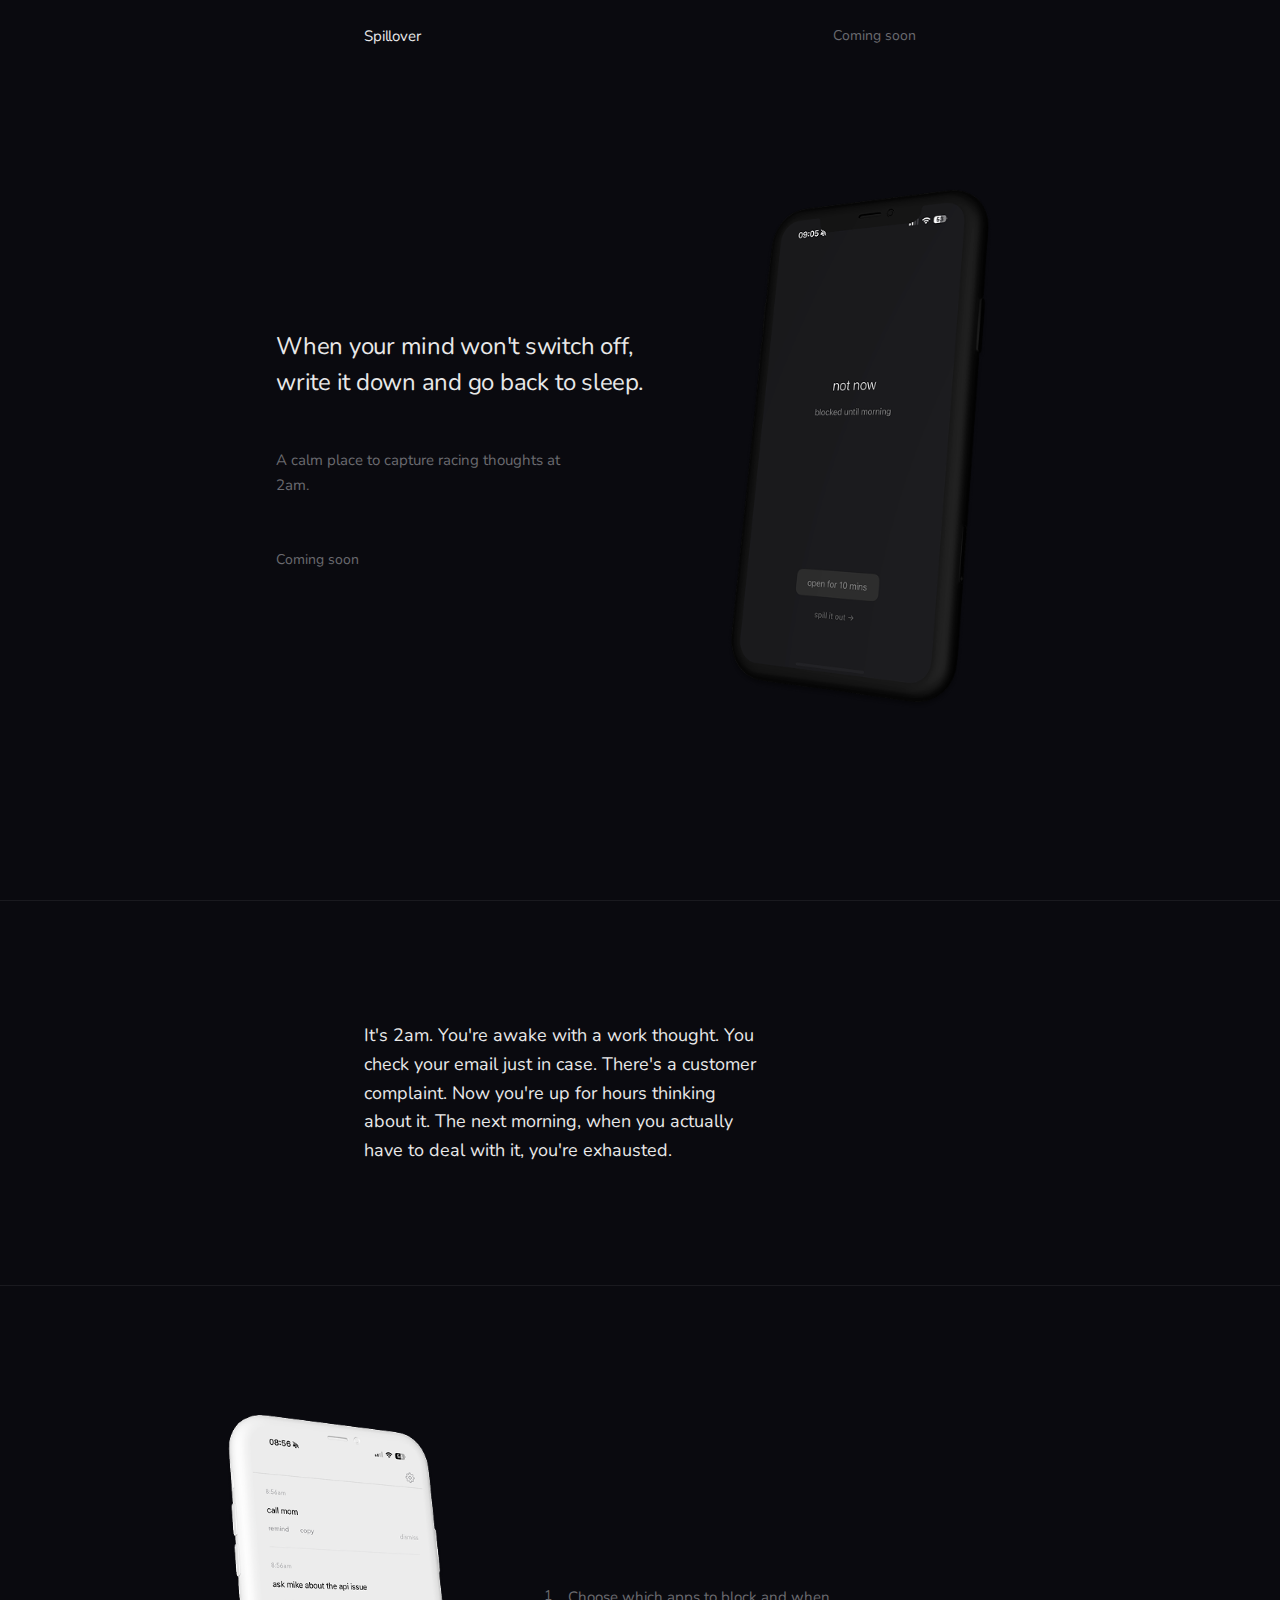
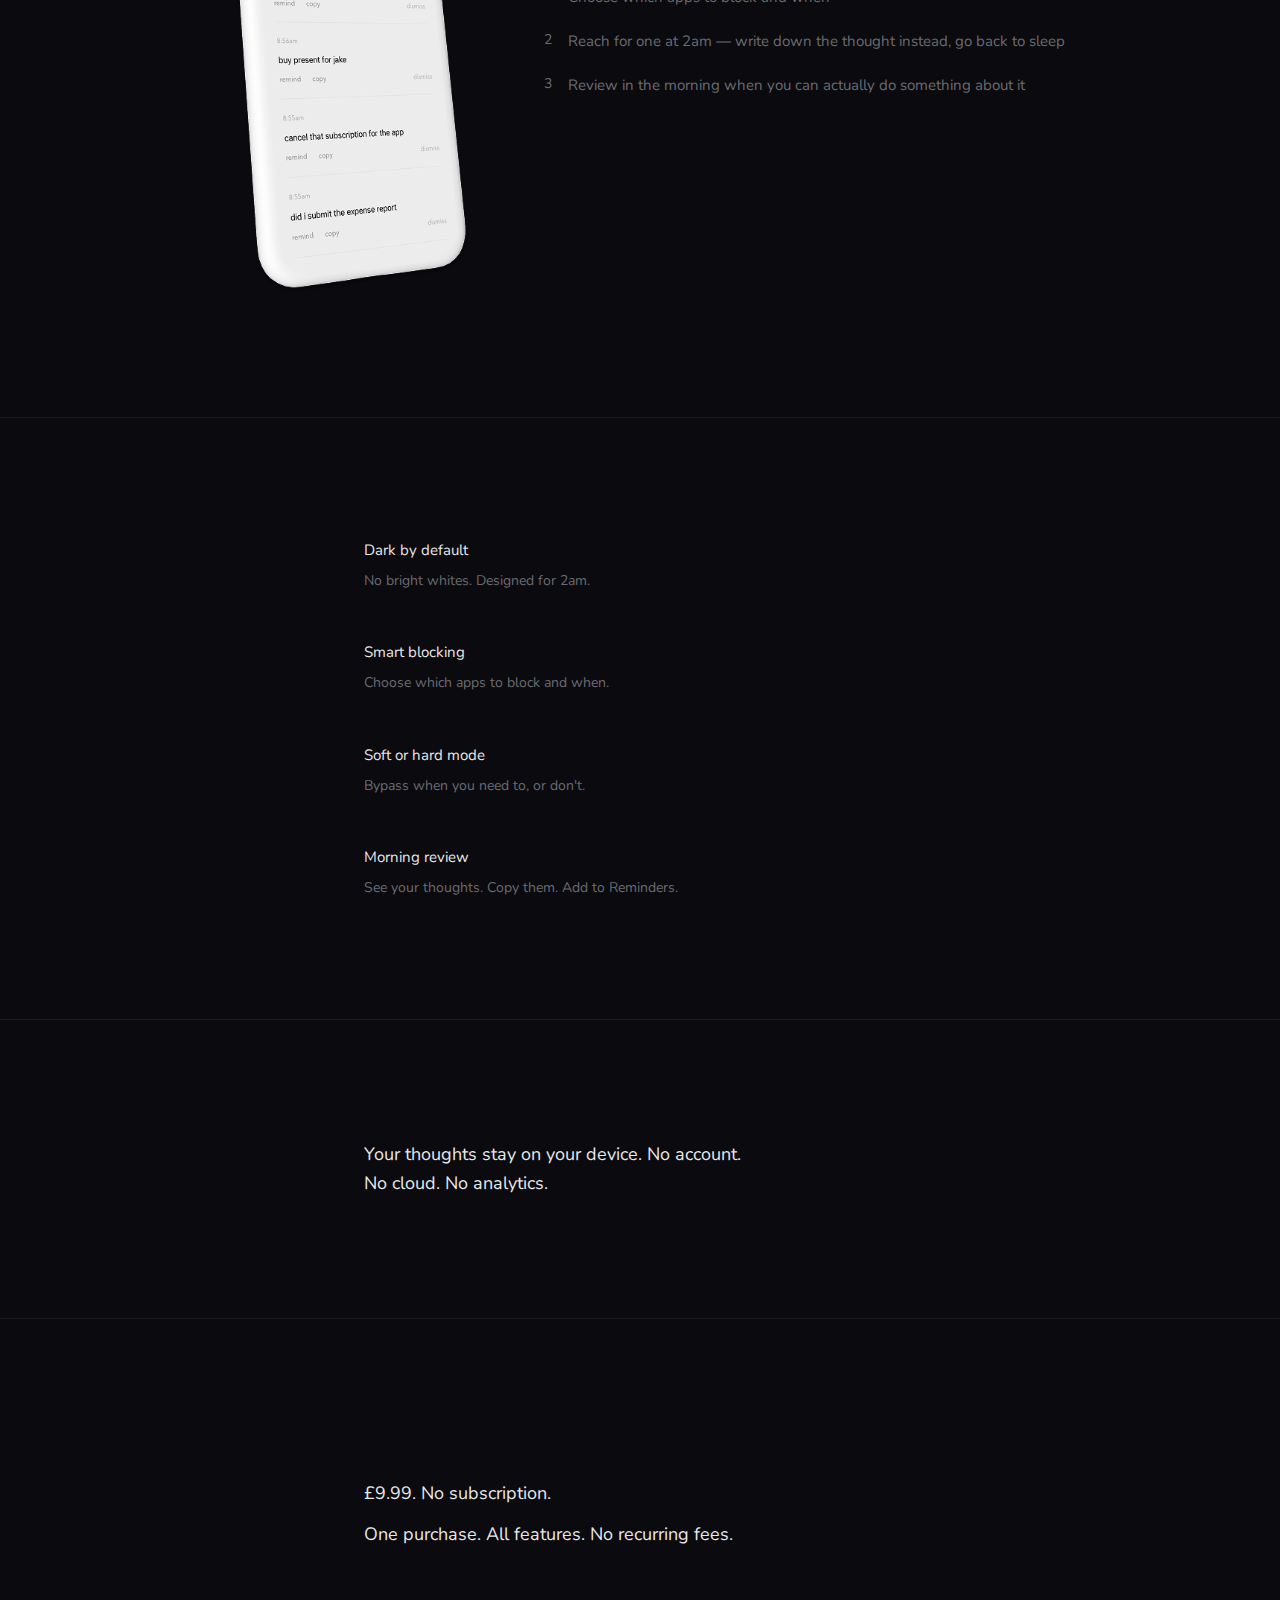
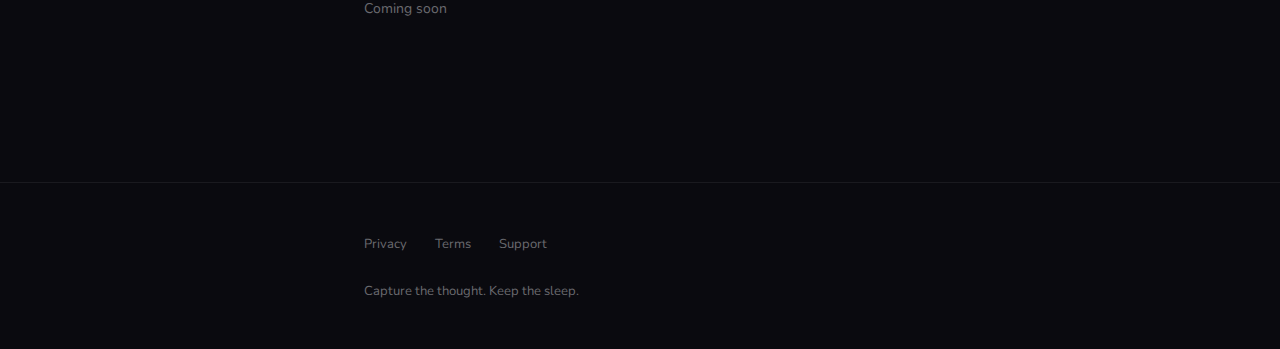
<file: index.html>
<!DOCTYPE html>
<html lang="en">
<head>
    <meta charset="UTF-8">
    <meta name="viewport" content="width=device-width, initial-scale=1.0">
    <title>Spillover — Capture thoughts at night, review in the morning</title>
    <meta name="description" content="A calm iOS app for capturing racing thoughts at 2am. Block distracting apps, write down what's on your mind, go back to sleep. Review in the morning when you can actually do something about it.">

    <!-- Canonical -->
    <link rel="canonical" href="https://spillover.app/">

    <!-- Favicon -->
    <link rel="icon" type="image/png" href="assets/logo.png">
    <link rel="apple-touch-icon" href="assets/logo.png">

    <!-- Open Graph -->
    <meta property="og:type" content="website">
    <meta property="og:url" content="https://spillover.app/">
    <meta property="og:title" content="Spillover — Capture thoughts at night, review in the morning">
    <meta property="og:description" content="A calm iOS app for capturing racing thoughts at 2am. Block distracting apps, write down what's on your mind, go back to sleep.">
    <meta property="og:image" content="https://spillover.app/assets/open_graph.png">

    <!-- Twitter -->
    <meta name="twitter:card" content="summary">
    <meta name="twitter:title" content="Spillover — Capture thoughts at night, review in the morning">
    <meta name="twitter:description" content="A calm iOS app for capturing racing thoughts at 2am. Block distracting apps, write down what's on your mind, go back to sleep.">
    <meta name="twitter:image" content="https://spillover.app/assets/open_graph.png">

    <!-- Fonts -->
    <link rel="preconnect" href="https://fonts.googleapis.com">
    <link rel="preconnect" href="https://fonts.gstatic.com" crossorigin>
    <link href="https://fonts.googleapis.com/css2?family=Nunito:wght@400;500;600&display=swap" rel="stylesheet">
    <link rel="stylesheet" href="styles.css">

    <!-- Structured Data -->
    <script type="application/ld+json">
    {
        "@context": "https://schema.org",
        "@type": "SoftwareApplication",
        "name": "Spillover",
        "operatingSystem": "iOS",
        "applicationCategory": "LifestyleApplication",
        "offers": {
            "@type": "Offer",
            "price": "9.99",
            "priceCurrency": "GBP"
        },
        "description": "A calm iOS app for capturing racing thoughts at 2am. Block distracting apps, write down what's on your mind, go back to sleep.",
        "screenshot": "https://spillover.app/assets/open_graph.png"
    }
    </script>
</head>
<body>
    <header>
        <nav>
            <a href="index.html" class="logo">Spillover</a>
            <!-- <a href="#download" class="nav-cta">Download</a> -->
            <span class="nav-cta">Coming soon</span>
        </nav>
    </header>

    <main>
        <section class="hero">
            <div class="hero-content">
                <h1>When your mind won't switch off, write it down and go back to sleep.</h1>
                <p class="subtitle">A calm place to capture racing thoughts at 2am.</p>
                <!-- <a href="https://apps.apple.com/us/app/spillover/id6758561227" class="cta-button">Download</a> -->
                <span class="cta-button coming-soon">Coming soon</span>
            </div>
            <img src="assets/night.png" alt="Spillover at night" class="hero-phone">
        </section>

        <section class="problem">
            <div class="container">
                <p>It's 2am. You're awake with a work thought. You check your email just in case. There's a customer complaint. Now you're up for hours thinking about it. The next morning, when you actually have to deal with it, you're exhausted.</p>
            </div>
        </section>

        <section class="solution">
            <div class="solution-container">
                <img src="assets/morning.png" alt="Spillover morning review" class="solution-phone">
                <div class="steps">
                    <div class="step"><span class="step-number">1</span><p>Choose which apps to block and when</p></div>
                    <div class="step"><span class="step-number">2</span><p>Reach for one at 2am — write down the thought instead, go back to sleep</p></div>
                    <div class="step"><span class="step-number">3</span><p>Review in the morning when you can actually do something about it</p></div>
                </div>
            </div>
        </section>

        <section class="features">
            <div class="container">
                <div class="feature">
                    <h3>Dark by default</h3>
                    <p>No bright whites. Designed for 2am.</p>
                </div>
                <div class="feature">
                    <h3>Smart blocking</h3>
                    <p>Choose which apps to block and when.</p>
                </div>
                <div class="feature">
                    <h3>Soft or hard mode</h3>
                    <p>Bypass when you need to, or don't.</p>
                </div>
                <div class="feature">
                    <h3>Morning review</h3>
                    <p>See your thoughts. Copy them. Add to Reminders.</p>
                </div>
            </div>
        </section>

        <section class="privacy">
            <div class="container">
                <p>Your thoughts stay on your device. No account. No cloud. No analytics.</p>
            </div>
        </section>

        <section class="download" id="download">
            <div class="container">
                <h2>£9.99. No subscription.</h2>
                <p>One purchase. All features. No recurring fees.</p>
                <!-- <a href="https://apps.apple.com/us/app/spillover/id6758561227" class="cta-button">Download</a> -->
                <span class="cta-button coming-soon">Coming soon</span>
            </div>
        </section>
    </main>

    <footer>
        <div class="container">
            <div class="footer-links">
                <a href="privacy.html">Privacy</a>
                <a href="terms.html">Terms</a>
                <a href="support.html">Support</a>
            </div>
            <p class="tagline">Capture the thought. Keep the sleep.</p>
        </div>
    </footer>
</body>
</html>
</file>
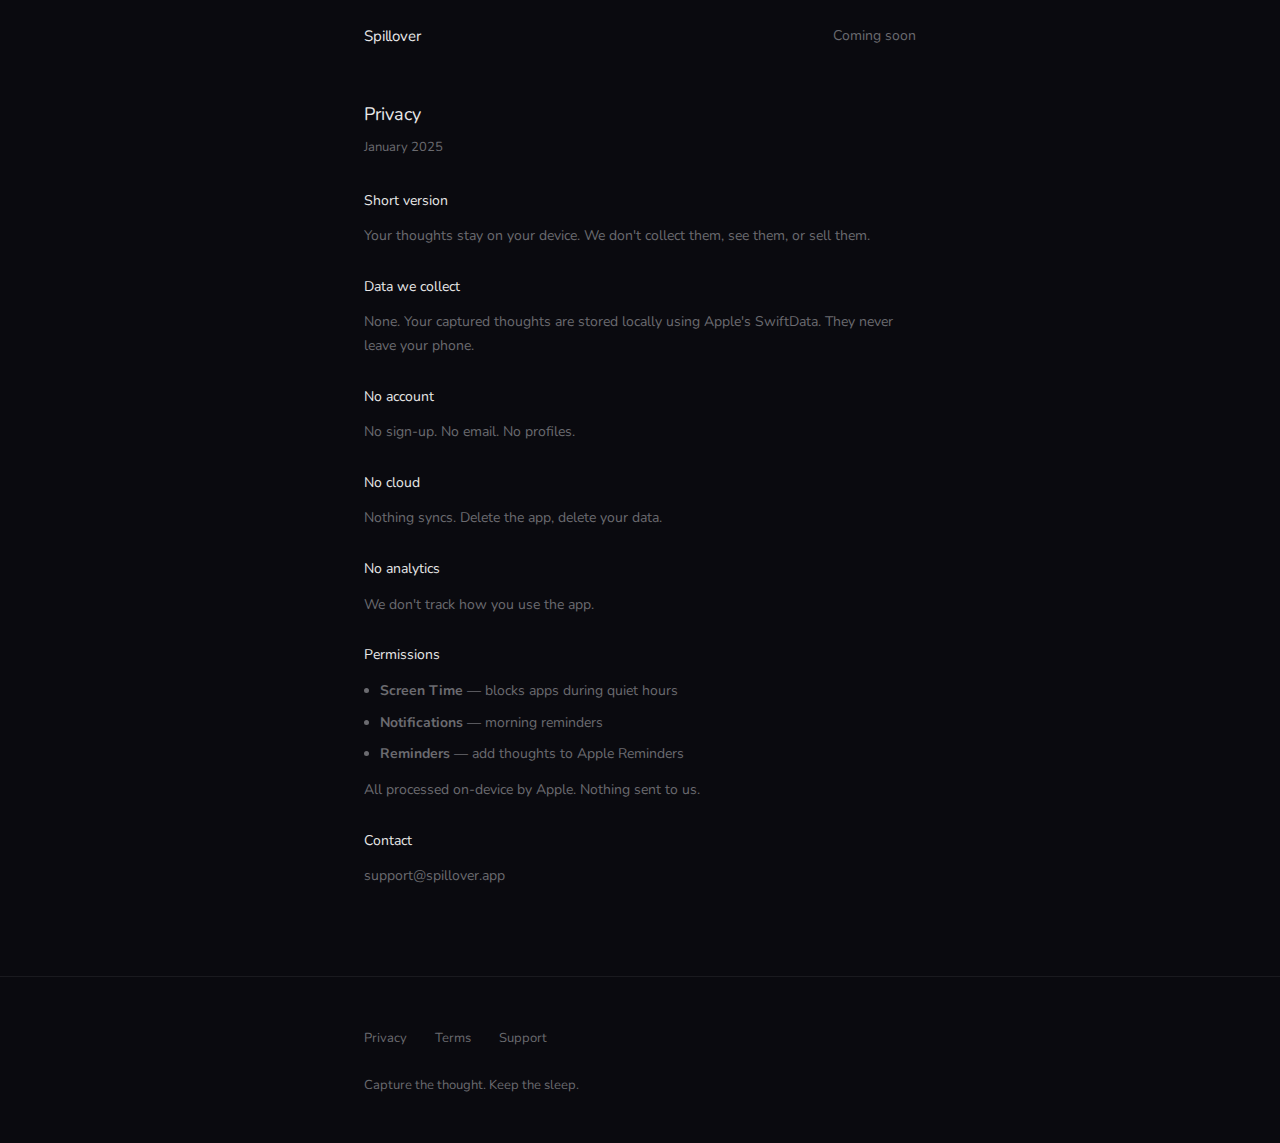
<file: privacy.html>
<!DOCTYPE html>
<html lang="en">
<head>
    <meta charset="UTF-8">
    <meta name="viewport" content="width=device-width, initial-scale=1.0">
    <title>Privacy — Spillover</title>
    <meta name="description" content="Spillover privacy policy. Your thoughts stay on your device. No account, no cloud, no analytics.">
    <link rel="canonical" href="https://spillover.app/privacy.html">
    <link rel="icon" type="image/png" href="assets/logo.png">
    <link rel="apple-touch-icon" href="assets/logo.png">
    <meta property="og:title" content="Privacy — Spillover">
    <meta property="og:description" content="Your thoughts stay on your device. No account, no cloud, no analytics.">
    <meta property="og:image" content="https://spillover.app/assets/open_graph.png">
    <link rel="preconnect" href="https://fonts.googleapis.com">
    <link rel="preconnect" href="https://fonts.gstatic.com" crossorigin>
    <link href="https://fonts.googleapis.com/css2?family=Nunito:wght@400;500;600&display=swap" rel="stylesheet">
    <link rel="stylesheet" href="styles.css">
</head>
<body>
    <header>
        <nav>
            <a href="index.html" class="logo">Spillover</a>
            <span class="nav-cta">Coming soon</span>
        </nav>
    </header>

    <main class="page-content">
        <div class="container">
            <h1>Privacy</h1>
            <p class="last-updated">January 2025</p>

            <section class="content-section">
                <h2>Short version</h2>
                <p>Your thoughts stay on your device. We don't collect them, see them, or sell them.</p>
            </section>

            <section class="content-section">
                <h2>Data we collect</h2>
                <p>None. Your captured thoughts are stored locally using Apple's SwiftData. They never leave your phone.</p>
            </section>

            <section class="content-section">
                <h2>No account</h2>
                <p>No sign-up. No email. No profiles.</p>
            </section>

            <section class="content-section">
                <h2>No cloud</h2>
                <p>Nothing syncs. Delete the app, delete your data.</p>
            </section>

            <section class="content-section">
                <h2>No analytics</h2>
                <p>We don't track how you use the app.</p>
            </section>

            <section class="content-section">
                <h2>Permissions</h2>
                <ul>
                    <li><strong>Screen Time</strong> — blocks apps during quiet hours</li>
                    <li><strong>Notifications</strong> — morning reminders</li>
                    <li><strong>Reminders</strong> — add thoughts to Apple Reminders</li>
                </ul>
                <p>All processed on-device by Apple. Nothing sent to us.</p>
            </section>

            <section class="content-section">
                <h2>Contact</h2>
                <p>support@spillover.app</p>
            </section>
        </div>
    </main>

    <footer>
        <div class="container">
            <div class="footer-links">
                <a href="privacy.html">Privacy</a>
                <a href="terms.html">Terms</a>
                <a href="support.html">Support</a>
            </div>
            <p class="tagline">Capture the thought. Keep the sleep.</p>
        </div>
    </footer>
</body>
</html>
</file>
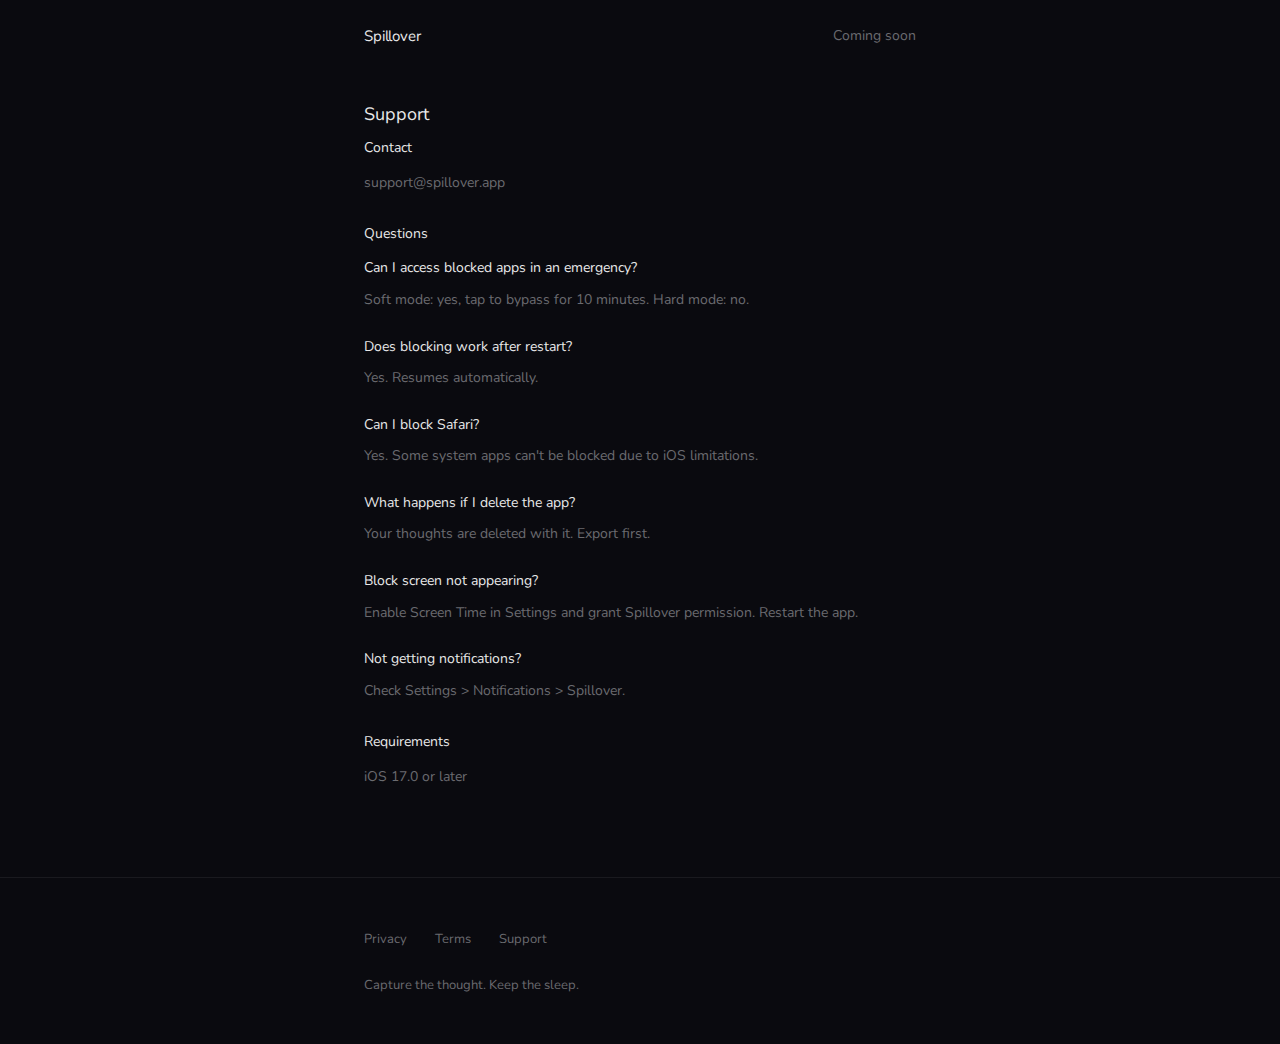
<file: support.html>
<!DOCTYPE html>
<html lang="en">
<head>
    <meta charset="UTF-8">
    <meta name="viewport" content="width=device-width, initial-scale=1.0">
    <title>Support — Spillover</title>
    <meta name="description" content="Get help with Spillover. FAQs and contact information.">
    <link rel="canonical" href="https://spillover.app/support.html">
    <link rel="icon" type="image/png" href="assets/logo.png">
    <link rel="apple-touch-icon" href="assets/logo.png">
    <meta property="og:title" content="Support — Spillover">
    <meta property="og:image" content="https://spillover.app/assets/open_graph.png">
    <link rel="preconnect" href="https://fonts.googleapis.com">
    <link rel="preconnect" href="https://fonts.gstatic.com" crossorigin>
    <link href="https://fonts.googleapis.com/css2?family=Nunito:wght@400;500;600&display=swap" rel="stylesheet">
    <link rel="stylesheet" href="styles.css">
</head>
<body>
    <header>
        <nav>
            <a href="index.html" class="logo">Spillover</a>
            <span class="nav-cta">Coming soon</span>
        </nav>
    </header>

    <main class="page-content">
        <div class="container">
            <h1>Support</h1>

            <section class="content-section">
                <h2>Contact</h2>
                <p>support@spillover.app</p>
            </section>

            <section class="content-section">
                <h2>Questions</h2>

                <div class="faq">
                    <h3>Can I access blocked apps in an emergency?</h3>
                    <p>Soft mode: yes, tap to bypass for 10 minutes. Hard mode: no.</p>
                </div>

                <div class="faq">
                    <h3>Does blocking work after restart?</h3>
                    <p>Yes. Resumes automatically.</p>
                </div>

                <div class="faq">
                    <h3>Can I block Safari?</h3>
                    <p>Yes. Some system apps can't be blocked due to iOS limitations.</p>
                </div>

                <div class="faq">
                    <h3>What happens if I delete the app?</h3>
                    <p>Your thoughts are deleted with it. Export first.</p>
                </div>

                <div class="faq">
                    <h3>Block screen not appearing?</h3>
                    <p>Enable Screen Time in Settings and grant Spillover permission. Restart the app.</p>
                </div>

                <div class="faq">
                    <h3>Not getting notifications?</h3>
                    <p>Check Settings > Notifications > Spillover.</p>
                </div>
            </section>

            <section class="content-section">
                <h2>Requirements</h2>
                <p>iOS 17.0 or later</p>
            </section>
        </div>
    </main>

    <footer>
        <div class="container">
            <div class="footer-links">
                <a href="privacy.html">Privacy</a>
                <a href="terms.html">Terms</a>
                <a href="support.html">Support</a>
            </div>
            <p class="tagline">Capture the thought. Keep the sleep.</p>
        </div>
    </footer>
</body>
</html>
</file>
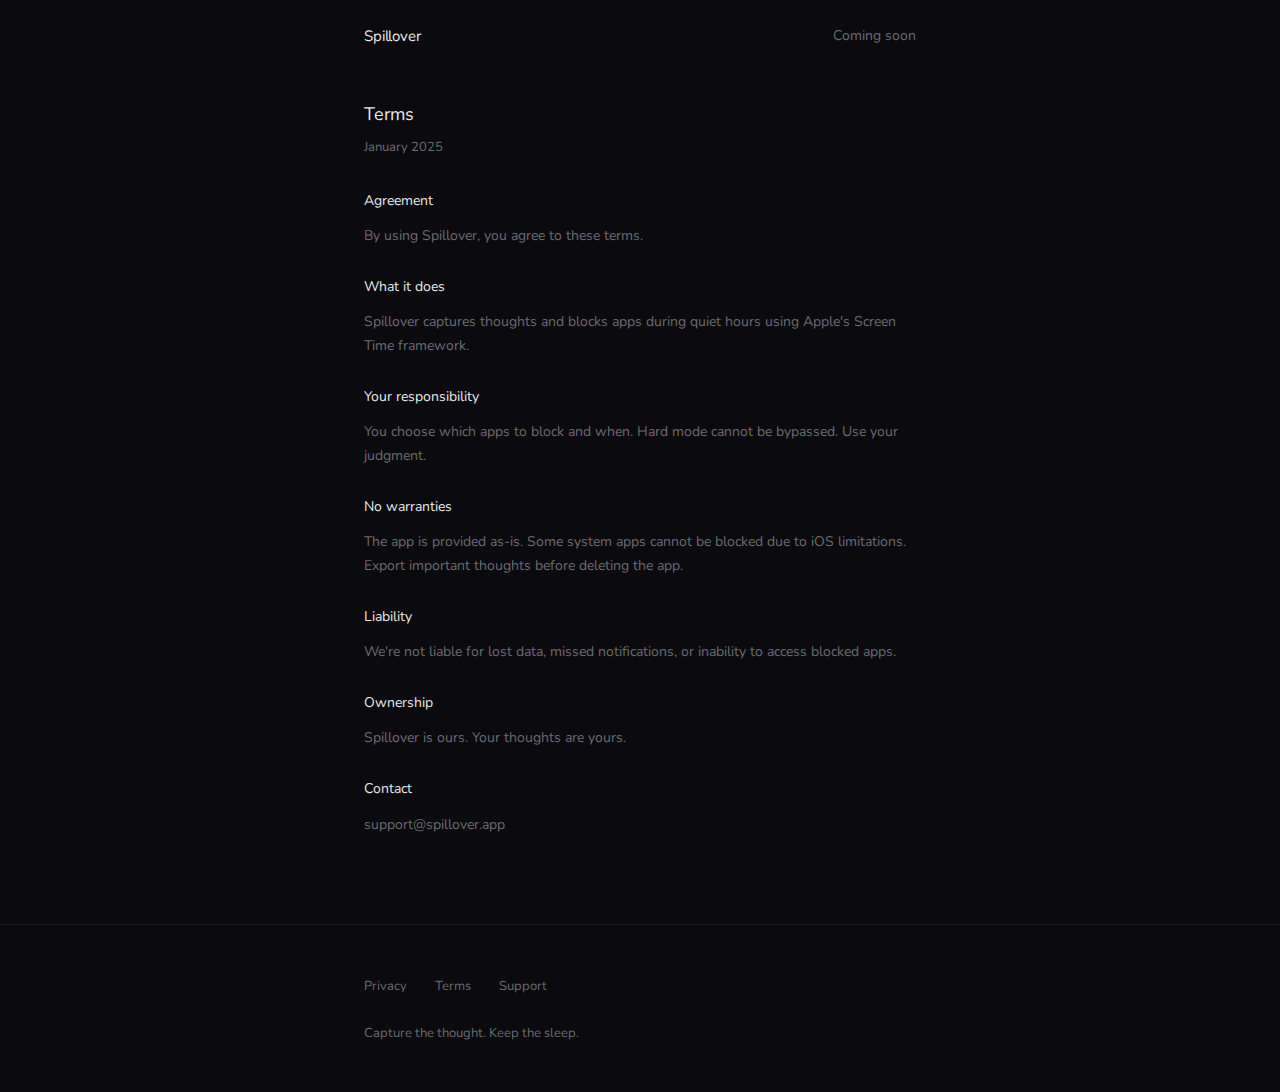
<file: terms.html>
<!DOCTYPE html>
<html lang="en">
<head>
    <meta charset="UTF-8">
    <meta name="viewport" content="width=device-width, initial-scale=1.0">
    <title>Terms — Spillover</title>
    <meta name="description" content="Spillover terms of service.">
    <link rel="canonical" href="https://spillover.app/terms.html">
    <link rel="icon" type="image/png" href="assets/logo.png">
    <link rel="apple-touch-icon" href="assets/logo.png">
    <meta property="og:title" content="Terms — Spillover">
    <meta property="og:image" content="https://spillover.app/assets/open_graph.png">
    <link rel="preconnect" href="https://fonts.googleapis.com">
    <link rel="preconnect" href="https://fonts.gstatic.com" crossorigin>
    <link href="https://fonts.googleapis.com/css2?family=Nunito:wght@400;500;600&display=swap" rel="stylesheet">
    <link rel="stylesheet" href="styles.css">
</head>
<body>
    <header>
        <nav>
            <a href="index.html" class="logo">Spillover</a>
            <span class="nav-cta">Coming soon</span>
        </nav>
    </header>

    <main class="page-content">
        <div class="container">
            <h1>Terms</h1>
            <p class="last-updated">January 2025</p>

            <section class="content-section">
                <h2>Agreement</h2>
                <p>By using Spillover, you agree to these terms.</p>
            </section>

            <section class="content-section">
                <h2>What it does</h2>
                <p>Spillover captures thoughts and blocks apps during quiet hours using Apple's Screen Time framework.</p>
            </section>

            <section class="content-section">
                <h2>Your responsibility</h2>
                <p>You choose which apps to block and when. Hard mode cannot be bypassed. Use your judgment.</p>
            </section>

            <section class="content-section">
                <h2>No warranties</h2>
                <p>The app is provided as-is. Some system apps cannot be blocked due to iOS limitations. Export important thoughts before deleting the app.</p>
            </section>

            <section class="content-section">
                <h2>Liability</h2>
                <p>We're not liable for lost data, missed notifications, or inability to access blocked apps.</p>
            </section>

            <section class="content-section">
                <h2>Ownership</h2>
                <p>Spillover is ours. Your thoughts are yours.</p>
            </section>

            <section class="content-section">
                <h2>Contact</h2>
                <p>support@spillover.app</p>
            </section>
        </div>
    </main>

    <footer>
        <div class="container">
            <div class="footer-links">
                <a href="privacy.html">Privacy</a>
                <a href="terms.html">Terms</a>
                <a href="support.html">Support</a>
            </div>
            <p class="tagline">Capture the thought. Keep the sleep.</p>
        </div>
    </footer>
</body>
</html>
</file>
<file: styles.css>
* {
    margin: 0;
    padding: 0;
    box-sizing: border-box;
}

:root {
    --bg: #0A0A0F;
    --text: #E8E8E8;
    --text-muted: #6B6B70;
    --border: #1a1a1f;
}

html {
    scroll-behavior: smooth;
}

body {
    font-family: 'Nunito', -apple-system, BlinkMacSystemFont, sans-serif;
    background: var(--bg);
    color: var(--text);
    line-height: 1.6;
    font-size: 16px;
    font-weight: 400;
    -webkit-font-smoothing: antialiased;
}

.container {
    max-width: 600px;
    margin: 0 auto;
    padding: 0 24px;
}

/* Navigation */
header {
    position: fixed;
    top: 0;
    left: 0;
    right: 0;
    z-index: 100;
    background: var(--bg);
}

nav {
    max-width: 600px;
    margin: 0 auto;
    padding: 24px;
    display: flex;
    justify-content: space-between;
    align-items: center;
}

.logo {
    font-size: 15px;
    font-weight: 400;
    letter-spacing: -0.01em;
    text-decoration: none;
    color: var(--text);
}

.nav-cta {
    color: var(--text-muted);
    text-decoration: none;
    font-size: 14px;
}

/* Hero */
.hero {
    min-height: 100vh;
    display: flex;
    flex-direction: row;
    align-items: center;
    justify-content: center;
    gap: 48px;
    padding: 0 24px;
    max-width: 900px;
    margin: 0 auto;
}

.hero-content {
    flex: 1;
    max-width: 400px;
}

.hero-phone {
    width: 280px;
    height: auto;
    flex-shrink: 0;
}

@media (max-width: 700px) {
    .hero {
        flex-direction: column;
        text-align: center;
        padding-top: 100px;
    }

    .hero-content {
        max-width: 100%;
    }

    .hero-phone {
        width: 220px;
        margin-top: 24px;
    }
}

.hero h1 {
    font-size: 24px;
    font-weight: 400;
    line-height: 1.5;
    letter-spacing: -0.01em;
    margin-bottom: 48px;
    max-width: 400px;
}

.subtitle {
    font-size: 15px;
    color: var(--text-muted);
    margin-bottom: 48px;
    max-width: 320px;
    line-height: 1.7;
}

.cta-button {
    display: inline-block;
    color: var(--text-muted);
    font-size: 14px;
    text-decoration: none;
    padding: 0;
    background: none;
    border: none;
}

a.cta-button:hover {
    color: var(--text);
}

.cta-button.coming-soon {
    color: var(--text-muted);
    cursor: default;
}

/* Sections */
section {
    padding: 120px 0;
}

section h2 {
    font-size: 15px;
    font-weight: 400;
    color: var(--text-muted);
    margin-bottom: 24px;
}

section > .container > p {
    font-size: 18px;
    color: var(--text);
    max-width: 400px;
    line-height: 1.6;
}

/* Problem */
.problem {
    border-top: 1px solid var(--border);
}

/* Solution */
.solution {
    border-top: 1px solid var(--border);
}

.solution-container {
    max-width: 900px;
    margin: 0 auto;
    padding: 0 24px;
    display: flex;
    flex-direction: row;
    align-items: center;
    justify-content: center;
    gap: 48px;
}

.solution-phone {
    width: 280px;
    height: auto;
    flex-shrink: 0;
}

.steps {
    margin-top: 0;
}

.step {
    display: flex;
    gap: 16px;
    margin-bottom: 20px;
}

.step-number {
    color: var(--text-muted);
    font-size: 14px;
    flex-shrink: 0;
}

.step p {
    font-size: 15px;
    color: var(--text-muted);
    line-height: 1.6;
}

/* Features */
.features {
    border-top: 1px solid var(--border);
}

.features .container {
    display: block;
}

.feature {
    margin-bottom: 48px;
}

.feature:last-child {
    margin-bottom: 0;
}

.feature h3 {
    font-size: 15px;
    font-weight: 400;
    margin-bottom: 8px;
    color: var(--text);
}

.feature p {
    font-size: 14px;
    color: var(--text-muted);
    line-height: 1.6;
}

/* Privacy */
.privacy {
    border-top: 1px solid var(--border);
}

@media (max-width: 700px) {
    .solution-container {
        flex-direction: column;
        text-align: left;
    }

    .solution-phone {
        width: 220px;
        order: -1;
        align-self: center;
    }
}

/* Download */
.download {
    padding: 160px 0;
    border-top: 1px solid var(--border);
}

.download .container {
    display: block;
}

.download h2 {
    font-size: 18px;
    color: var(--text);
    margin-bottom: 12px;
}

.download p {
    color: var(--text-muted);
    font-size: 14px;
    margin-bottom: 48px;
}

/* Footer */
footer {
    border-top: 1px solid var(--border);
    padding: 48px 0;
}

footer .container {
    display: block;
}

.footer-links {
    margin-bottom: 24px;
}

.footer-links a {
    color: var(--text-muted);
    text-decoration: none;
    font-size: 13px;
    margin-right: 24px;
}

.footer-links a:hover {
    color: var(--text);
}

.tagline {
    font-size: 13px;
    color: var(--text-muted);
}

/* Content Pages */
.page-content {
    padding-top: 100px;
    padding-bottom: 60px;
}

.page-content h1 {
    font-size: 18px;
    font-weight: 400;
    margin-bottom: 8px;
}

.last-updated {
    font-size: 13px;
    color: var(--text-muted);
    margin-bottom: 32px;
}

.page-content .content-section {
    margin-bottom: 28px;
    padding: 0;
}

.content-section h2 {
    font-size: 14px;
    font-weight: 400;
    color: var(--text);
    margin-bottom: 12px;
}

.content-section p {
    color: var(--text-muted);
    font-size: 14px;
    margin-bottom: 12px;
    line-height: 1.7;
}

.content-section ul {
    color: var(--text-muted);
    font-size: 14px;
    padding-left: 16px;
    margin-bottom: 12px;
    line-height: 1.7;
}

.content-section li {
    margin-bottom: 8px;
}

.content-section a {
    color: var(--text);
    text-decoration: none;
}

.content-section a:hover {
    color: var(--text-muted);
}

/* FAQ */
.faq {
    margin-bottom: 24px;
}

.faq h3 {
    font-size: 14px;
    font-weight: 400;
    margin-bottom: 8px;
    color: var(--text);
}

.faq p {
    font-size: 14px;
}
</file>
